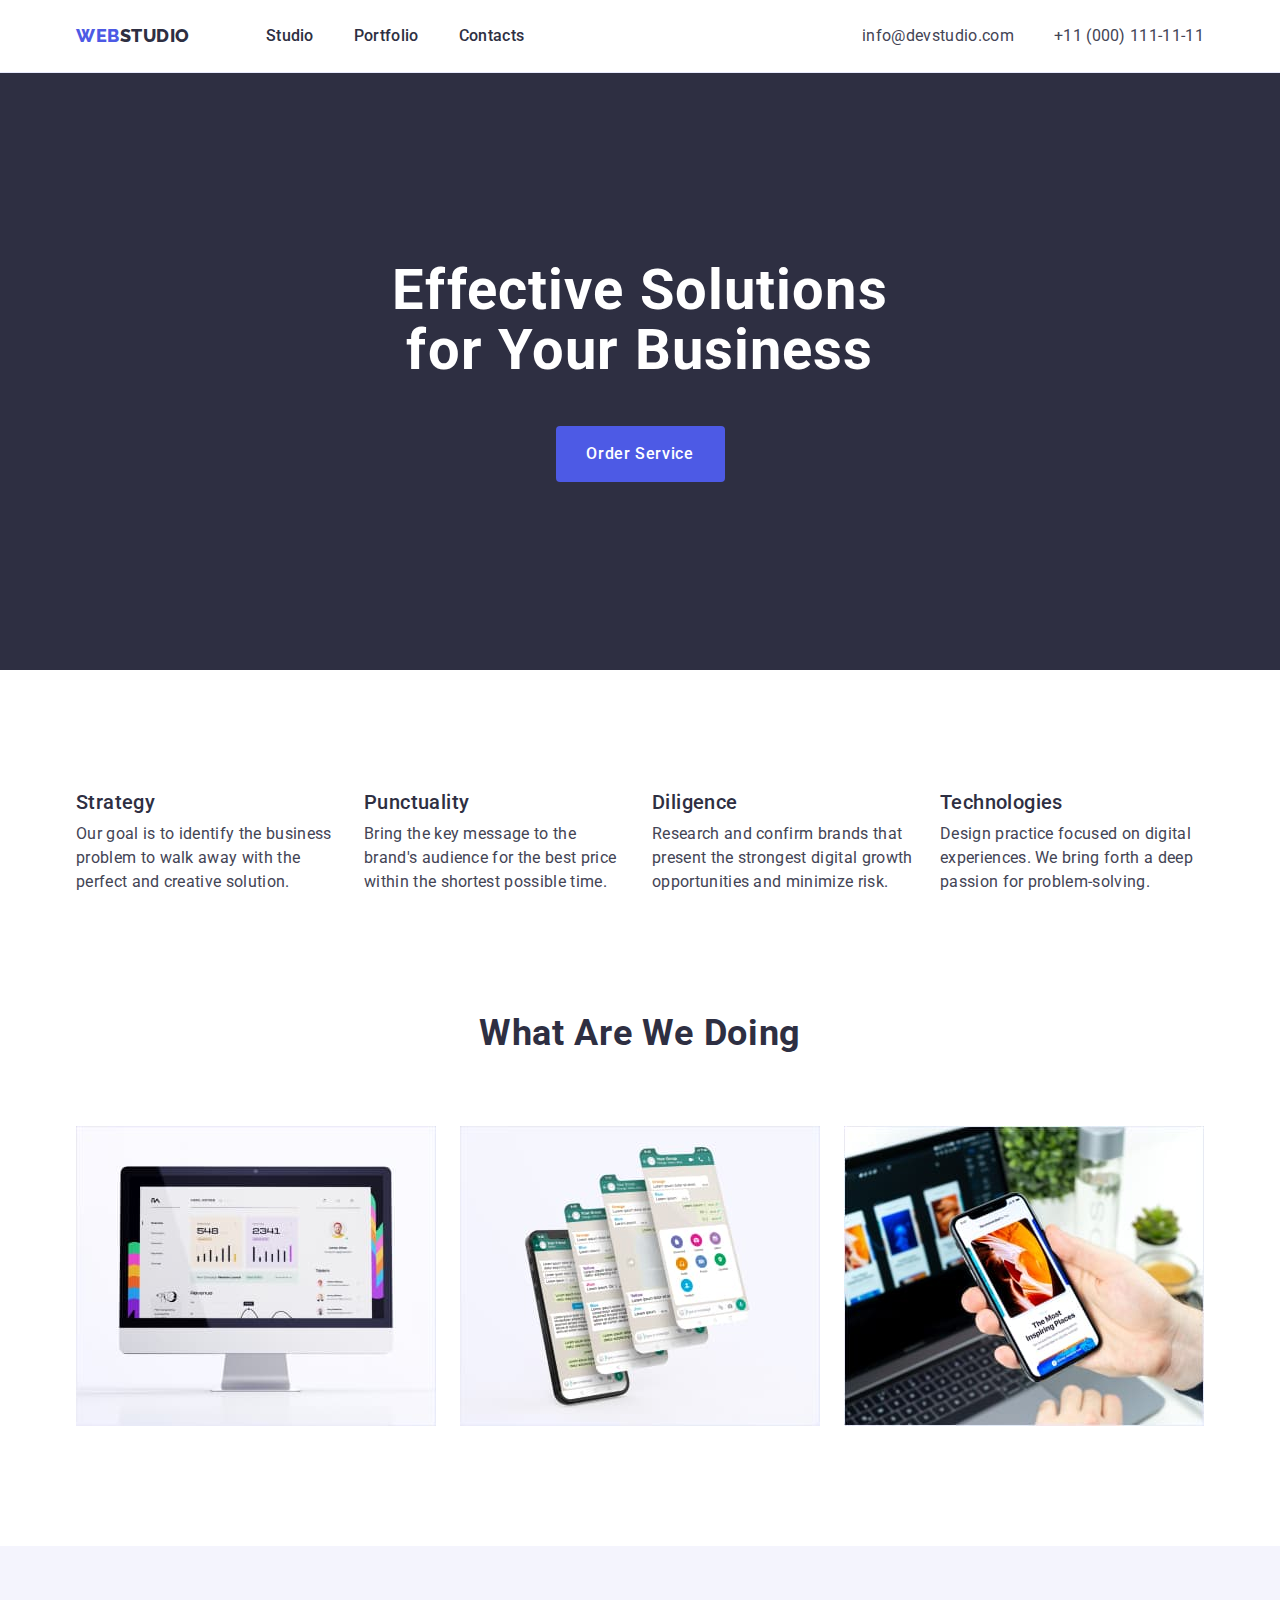
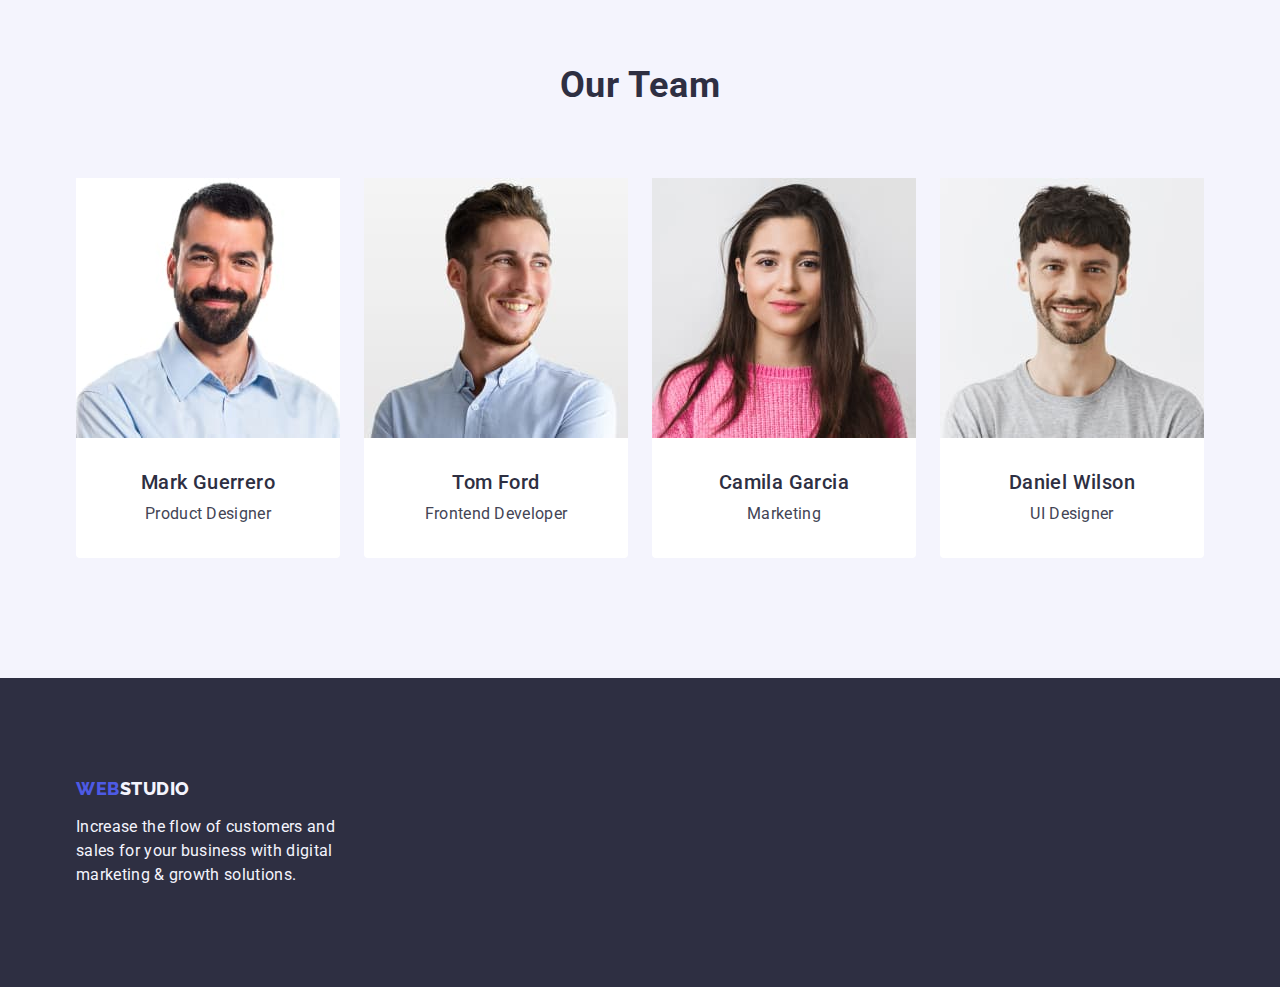
<file: index.html>
<!DOCTYPE html>
<html lang="en">
  <head>
    <meta charset="UTF-8" />
    <meta http-equiv="X-UA-Compatible" content="IE=edge" />
    <meta name="viewport" content="width=device-width, initial-scale=1.0" />
    <title>Webstudio</title>
    <link rel="preconnect" href="https://fonts.googleapis.com" />
    <link rel="preconnect" href="https://fonts.gstatic.com" crossorigin />
    <link
      href="https://fonts.googleapis.com/css2?family=Raleway:wght@800&family=Roboto:wght@400;500;700;900&display=swap"
      rel="stylesheet"
    />
    <link
      rel="stylesheet"
      href="https://cdn.jsdelivr.net/npm/modern-normalize@1.1.0/modern-normalize.min.css"
    />
    <link rel="stylesheet" href="./css/styles.css" />
  </head>
  <body>
    <header class="header">
      <div class="container main-nav">
        <nav class="nav">
          <a class="nav-logo link" href="./index.html">
            Web<span class="span">Studio</span></a
          >
          <ul class="nav-list list">
            <li class="item">
              <a class="nav-link link" href="./index.html">Studio</a>
            </li>
            <li class="item">
              <a class="nav-link link" href="./portfolio.html">Portfolio</a>
            </li>
            <li class="item">
              <a class="nav-link link" href="">Contacts</a>
            </li>
          </ul>
        </nav>
        <address class="address">
          <ul class="address-list list">
            <li class="item">
              <a class="address-link link" href="mailto:info@devstudio.com"
                >info@devstudio.com</a
              >
            </li>
            <li class="item">
              <a class="address-link link" href="tel:+110001111111"
                >+11 (000) 111-11-11</a
              >
            </li>
          </ul>
        </address>
      </div>
    </header>
    <main>
      <section class="hero">
        <div class="container">
          <h1 class="hero-title">Effective Solutions for Your Business</h1>
          <button type="button" class="button primary">Order Service</button>
        </div>
      </section>
      <section class="section-about">
        <div class="container">
          <h2 class="section-pretitle visually-hidden">About Us</h2>
          <ul class="section-list list">
            <li class="item">
              <h3 class="section-title">Strategy</h3>
              <p class="section-text">
                Our goal is to identify the business problem to walk away with
                the perfect and creative solution.
              </p>
            </li>
            <li class="item">
              <h3 class="section-title">Punctuality</h3>
              <p class="section-text">
                Bring the key message to the brand's audience for the best price
                within the shortest possible time.
              </p>
            </li>
            <li class="item">
              <h3 class="section-title">Diligence</h3>
              <p class="section-text">
                Research and confirm brands that present the strongest digital
                growth opportunities and minimize risk.
              </p>
            </li>
            <li class="item">
              <h3 class="section-title">Technologies</h3>
              <p class="section-text">
                Design practice focused on digital experiences. We bring forth a
                deep passion for problem-solving.
              </p>
            </li>
          </ul>
        </div>
      </section>
      <section class="feachers">
        <div class="container">
          <h2 class="feachers-pretitle">What are we doing</h2>
          <ul class="feachers-list list">
            <li class="item">
              <img
                src="./images/pic1.jpg"
                alt="view of display with working program"
                width="360"
              />
            </li>
            <li class="item">
              <img
                src="./images/pic2.jpg"
                alt="4 screenshots of the phone display with a working program"
                width="360"
              />
            </li>
            <li class="item">
              <img
                src="./images/pic3.jpg"
                alt="image of a web page adapted to the display of the phone and PC"
                width="360"
              />
            </li>
          </ul>
        </div>
      </section>
      <section class="section backgr">
        <div class="container">
          <h2 class="section-subtitle">Our Team</h2>
          <ul class="section-item list">
            <li class="li-card">
              <img
                src="./images/pic4.jpg"
                alt="Photo product designer Mark Guerrero"
                width="264"
              />
              <div class="card-content">
                <h3 class="section-title">Mark Guerrero</h3>
                <p class="section-text">Product Designer</p>
              </div>
            </li>
            <li class="li-card">
              <img
                src="./images/pic5.jpg"
                alt="Photo frontend developer Tom Ford"
                width="264"
              />
              <div class="card-content">
                <h3 class="section-title">Tom Ford</h3>
                <p class="section-text">Frontend Developer</p>
              </div>
            </li>
            <li class="li-card">
              <img
                src="./images/pic6.jpg"
                alt="Photo marketing Camila Garcia"
                width="264"
              />
              <div class="card-content">
                <h3 class="section-title">Camila Garcia</h3>
                <p class="section-text">Marketing</p>
              </div>
            </li>
            <li class="li-card">
              <img
                src="./images/pic7.jpg"
                alt="Photo UI Designer Daniel Wilson"
                width="264"
              />
              <div class="card-content">
                <h3 class="section-title">Daniel Wilson</h3>
                <p class="section-text">UI Designer</p>
              </div>
            </li>
          </ul>
        </div>
      </section>
    </main>
    <footer class="footer">
      <div class="container">
        <a class="footer-link link" href="./index.html">
          Web<span class="span-footer">Studio</span></a
        >
        <p class="footer-text">
          Increase the flow of customers and sales for your business with
          digital marketing & growth solutions.
        </p>
      </div>
    </footer>
  </body>
</html>
</file>
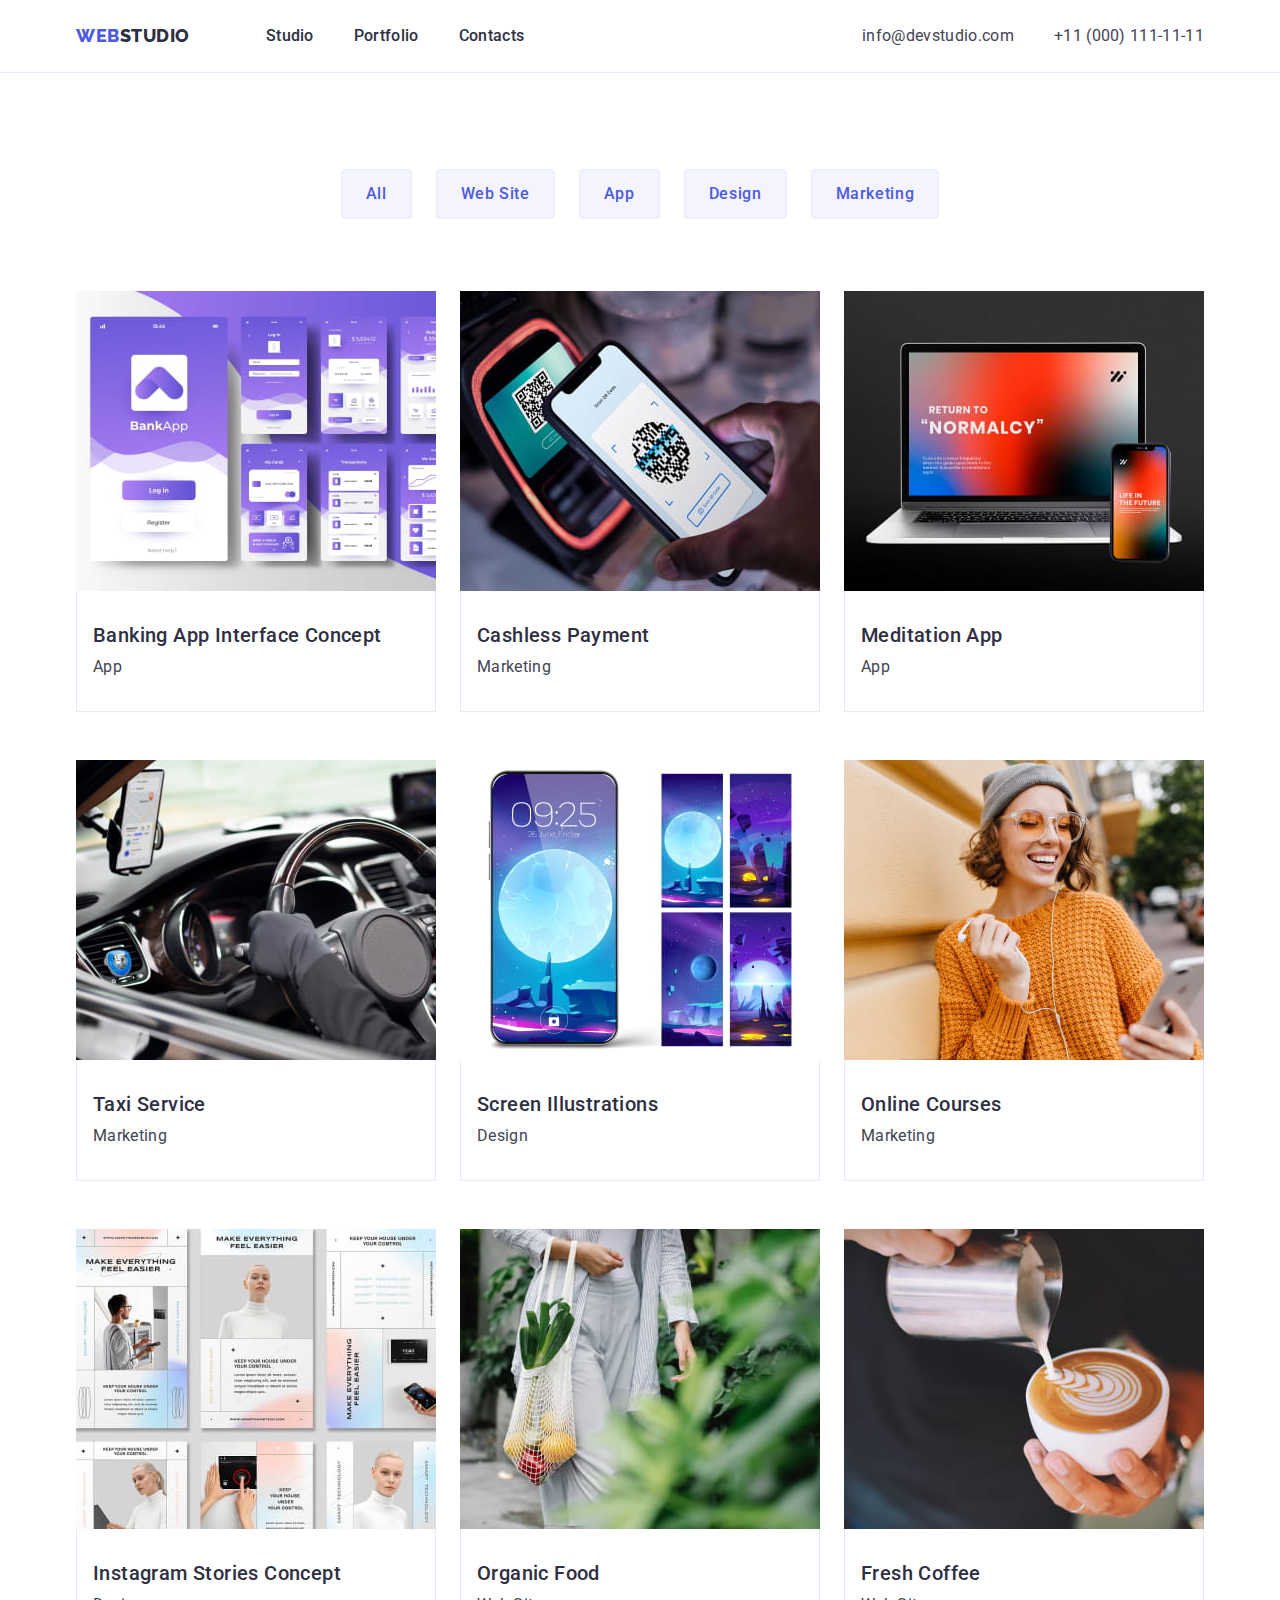
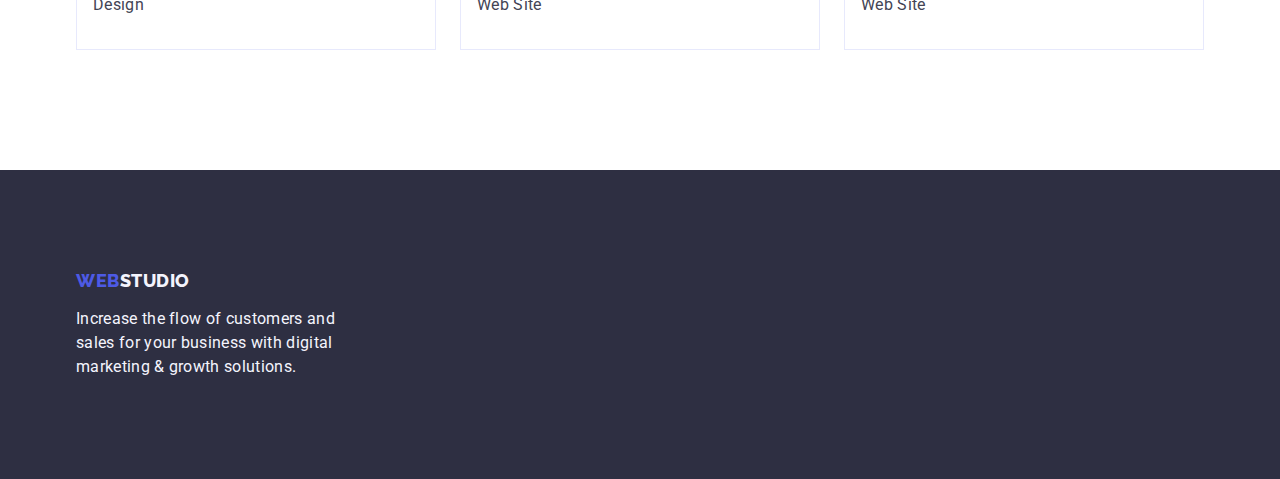
<file: portfolio.html>
<!DOCTYPE html>
<html lang="en">
  <head>
    <meta charset="UTF-8" />
    <meta http-equiv="X-UA-Compatible" content="IE=edge" />
    <meta name="viewport" content="width=device-width, initial-scale=1.0" />
    <title>Portfolio</title>
    <link rel="preconnect" href="https://fonts.googleapis.com" />
    <link rel="preconnect" href="https://fonts.gstatic.com" crossorigin />
    <link
      href="https://fonts.googleapis.com/css2?family=Raleway:wght@800&family=Roboto:wght@400;500;700;900&display=swap"
      rel="stylesheet"
    />
    <link
      rel="stylesheet"
      href="https://cdn.jsdelivr.net/npm/modern-normalize@1.1.0/modern-normalize.min.css"
    />
    <link rel="stylesheet" href="./css/styles.css" />
  </head>
  <body>
    <header class="header">
      <div class="container main-nav">
        <nav class="nav">
          <a class="nav-logo link" href="./index.html">
            Web<span class="span">Studio</span></a
          >
          <ul class="nav-list list">
            <li class="item">
              <a class="nav-link link" href="./index.html">Studio</a>
            </li>
            <li class="item">
              <a class="nav-link link" href="./portfolio.html">Portfolio</a>
            </li>
            <li class="item">
              <a class="nav-link link" href="">Contacts</a>
            </li>
          </ul>
        </nav>
        <address class="address">
          <ul class="address-list list">
            <li class="item">
              <a class="address-link link" href="mailto:info@devstudio.com"
                >info@devstudio.com</a
              >
            </li>
            <li class="item">
              <a class="address-link link" href="tel:+110001111111"
                >+11 (000) 111-11-11</a
              >
            </li>
          </ul>
        </address>
      </div>
    </header>
    <main>
      <section class="portfolio">
        <div class="container">
          <h1 class="pretitle-buttons visually-hidden">Portfolio</h1>
          <ul class="buttons list">
            <li class="button-item">
              <button type="button" class="button secondary">All</button>
            </li>
            <li class="button-item">
              <button type="button" class="button secondary">Web Site</button>
            </li>
            <li class="button-item">
              <button type="button" class="button secondary">App</button>
            </li>
            <li class="button-item">
              <button type="button" class="button secondary">Design</button>
            </li>
            <li class="button-item">
              <button type="button" class="button secondary">Marketing</button>
            </li>
          </ul>
          <ul class="example list">
            <li class="example-item">
              <a class="example-link link" href="">
                <img
                  src="./images/Portfolio1.jpg"
                  alt="Banking App Interface Concept"
                  width="360"
                  height="300"
                />
                <div class="example-content">
                  <h2 class="example-title">Banking App Interface Concept</h2>
                  <p class="example-text">App</p>
                  <p class="example-back visually-hidden">
                    14 Stylish and User-Friendly App Design Concepts · Task
                    Manager App · Calorie Tracker App · Exotic Fruit Ecommerce
                    App · Cloud Storage App
                  </p>
                </div>
              </a>
            </li>
            <li class="example-item">
              <a class="example-link link" href="">
                <img
                  src="./images/Portfolio2.jpg"
                  alt="Cashless Payment"
                  width="360"
                  height="300"
                />
                <div class="example-content">
                  <h2 class="example-title">Cashless Payment</h2>
                  <p class="example-text">Marketing</p>
                  <p class="example-back visually-hidden">
                    14 Stylish and User-Friendly App Design Concepts · Task
                    Manager App · Calorie Tracker App · Exotic Fruit Ecommerce
                    App · Cloud Storage App
                  </p>
                </div>
              </a>
            </li>
            <li class="example-item">
              <a class="example-link link" href="">
                <img
                  src="./images/Portfolio3.jpg"
                  alt="Meditation App"
                  width="360"
                  height="300"
                />
                <div class="example-content">
                  <h2 class="example-title">Meditation App</h2>
                  <p class="example-text">App</p>
                  <p class="example-back visually-hidden">
                    14 Stylish and User-Friendly App Design Concepts · Task
                    Manager App · Calorie Tracker App · Exotic Fruit Ecommerce
                    App · Cloud Storage App
                  </p>
                </div>
              </a>
            </li>
            <li class="example-item">
              <a class="example-link link" href="">
                <img
                  src="./images/Portfolio4.jpg"
                  alt="Taxi Service"
                  width="360"
                  height="300"
                />
                <div class="example-content">
                  <h2 class="example-title">Taxi Service</h2>
                  <p class="example-text">Marketing</p>
                  <p class="example-back visually-hidden">
                    14 Stylish and User-Friendly App Design Concepts · Task
                    Manager App · Calorie Tracker App · Exotic Fruit Ecommerce
                    App · Cloud Storage App
                  </p>
                </div>
              </a>
            </li>
            <li class="example-item">
              <a class="example-link link" href="">
                <img
                  src="./images/Portfolio5.jpg"
                  alt="Screen Illustrations"
                  width="360"
                  height="300"
                />
                <div class="example-content">
                  <h2 class="example-title">Screen Illustrations</h2>
                  <p class="example-text">Design</p>
                  <p class="example-back visually-hidden">
                    14 Stylish and User-Friendly App Design Concepts · Task
                    Manager App · Calorie Tracker App · Exotic Fruit Ecommerce
                    App · Cloud Storage App
                  </p>
                </div>
              </a>
            </li>
            <li class="example-item">
              <a class="example-link link" href="">
                <img
                  src="./images/Portfolio6.jpg"
                  alt="Online Courses"
                  width="360"
                  height="300"
                />
                <div class="example-content">
                  <h2 class="example-title">Online Courses</h2>
                  <p class="example-text">Marketing</p>
                  <p class="example-back visually-hidden">
                    14 Stylish and User-Friendly App Design Concepts · Task
                    Manager App · Calorie Tracker App · Exotic Fruit Ecommerce
                    App · Cloud Storage App
                  </p>
                </div>
              </a>
            </li>
            <li class="example-item">
              <a class="example-link link" href="">
                <img
                  src="./images/Portfolio7.jpg"
                  alt="Instagram Stories Concept"
                  width="360"
                  height="300"
                />
                <div class="example-content">
                  <h2 class="example-title">Instagram Stories Concept</h2>
                  <p class="example-text">Design</p>
                  <p class="example-back visually-hidden">
                    14 Stylish and User-Friendly App Design Concepts · Task
                    Manager App · Calorie Tracker App · Exotic Fruit Ecommerce
                    App · Cloud Storage App
                  </p>
                </div>
              </a>
            </li>
            <li class="example-item">
              <a class="example-link link" href="">
                <img
                  src="./images/Portfolio8.jpg"
                  alt="Organic Food"
                  width="360"
                  height="300"
                />
                <div class="example-content">
                  <h2 class="example-title">Organic Food</h2>
                  <p class="example-text">Web Site</p>
                  <p class="example-back visually-hidden">
                    14 Stylish and User-Friendly App Design Concepts · Task
                    Manager App · Calorie Tracker App · Exotic Fruit Ecommerce
                    App · Cloud Storage App
                  </p>
                </div>
              </a>
            </li>
            <li class="example-item">
              <a class="example-link link" href="">
                <img
                  src="./images/Portfolio9.jpg"
                  alt="Fresh Coffee"
                  width="360"
                  height="300"
                />
                <div class="example-content">
                  <h2 class="example-title">Fresh Coffee</h2>
                  <p class="example-text">Web Site</p>
                  <p class="example-back visually-hidden">
                    14 Stylish and User-Friendly App Design Concepts · Task
                    Manager App · Calorie Tracker App · Exotic Fruit Ecommerce
                    App · Cloud Storage App
                  </p>
                </div>
              </a>
            </li>
          </ul>
        </div>
      </section>
    </main>
    <footer class="footer">
      <div class="container">
        <a class="footer-link link" href="./index.html">
          web<span class="span-footer">Studio</span></a
        >
        <p class="footer-text">
          Increase the flow of customers and sales for your business with
          digital marketing & growth solutions.
        </p>
      </div>
    </footer>
  </body>
</html>
</file>
<file: css/styles.css>
:root {
    --primary-text-color: #434455;
    --title-text-color: #2E2F42;
    --primary-brand-color: #4D5AE5;
    --pressed-state-color: #404BBF;
    --success-color: #31D0AA;
    --subtle-text-color: #8E8F99;
    --accent-color: #E7E9FC;
    --light-color: #F4F4FD;
    --white-background: #FFFFFF;
    --indent: 24px;
    --item-example: 3;
    --item-team: 4;
}


body {color:var(--primary-text-color);
background-color: var(--white-background);

font-family: "Roboto", sans-serif;
letter-spacing: 0.02em;}

/* Утіліти*/
h1, h2, h3, h4, h5, h6, p, ul {
    margin: 0;
    padding: 0;
}

img {
    display: block;
    max-width: 100%;
    height: auto;
}
.list {
    list-style: none;
}

.link {text-decoration: none;}

.visually-hidden {
    position: absolute;
    width: 1px;
    height: 1px;
    margin: -1px;
    border: 0;
    padding: 0;
    white-space: nowrap;
    clip-path: inset(100%);
    clip: rect(0 0 0 0);
    overflow: hidden;
}

.container {
    max-width: 1158px;
    padding: 0 15px;
    margin-left: auto;
    margin-right: auto;
}

/* nav-menu */
.header {
    border-bottom: 1px solid var(--accent-color);
}

.main-nav {display: flex;
margin-left: auto;
align-items: center;
}

.nav {display: flex;
align-items: center;}

.nav-logo {display: block;
    margin-right: 76px;
    padding-top: 24px;
    padding-bottom: 24px;
    
color: var(--primary-brand-color);
font-family: "Raleway", sans-serif;
text-transform: uppercase;
letter-spacing: 0.03em;
font-weight: 800;
font-size: 18px;
line-height: 1.17;}

.span {color: var(--title-text-color);}

.nav-list {display: flex;}

.nav-list > .item:not(:last-child) {
    margin-right: 40px;
}

.nav-link {
display: flex;
padding-top: 24px;
padding-bottom: 24px;
    
color: var(--title-text-color);
font-weight: 500;
font-size: 16px;
line-height: 1.5;
}

.link:hover, .link:focus {color: var(--pressed-state-color);}

.address { margin-left: auto;}

.address-list {
    display: flex;

    font-style: normal;
    }

.address-list .item:not(:last-child) {
    margin-right: 40px;
}

.address-link {
color: var(--primary-text-color);
font-size: 16px;
line-height: 1.5;
}

.address-link:hover, .address-link:focus {
    color: var(--pressed-state-color);}

/* Hero*/
.hero {
text-align: center;
padding: 188px 0;

background-color: var(--title-text-color);}

.hero-title {
margin-bottom: 45px;
max-width: 496px;
margin-right: auto;
margin-left: auto;

color: var(--white-background);
font-weight: 700;
font-size: 56px;
line-height: 1.07;
letter-spacing: 0.02em;

}

/* Section*/
.section-about {
    padding-top: 120px;
    padding-bottom: 120px;
}

.section-list {
    display: flex;
}

.section-list > .item {
    flex-basis: calc((100% - 3 * 24px) / 4);
    margin-right: var(--indent);
}


.section-list > .item:nth-child(4n) {
    margin-right: 0;
}

.section-title {
    margin-bottom: 8px;
    
    color: var(--title-text-color);
    font-weight: 500;
    font-size: 20px;
    line-height: 1.2;
    letter-spacing: 0.02em;
}

.section-text {
    color: var(--primary-text-color); 
    font-size: 16px;
    line-height: 1.5;
    letter-spacing: 0.02em;}

/* Feachers */
.feachers {padding-bottom: 120px;}

.feachers-pretitle {color: var(--title-text-color);

    font-weight: 700;
    font-size: 36px;
    line-height: 1.11;
    text-align: center;
    text-transform: capitalize;
    letter-spacing: 0.02em;
    margin-bottom: 72px;}

    .feachers-list {
        display: flex;
    }

    .feachers-list > .item {
        flex-basis: calc((100% - 24px * 2) / 3);
        margin-right: 24px;
        margin-bottom: 0;
    }
    

.feachers-list > .item:nth-child(3n) {
    margin-right: 0;
}

/* Our Team */

.section {
padding-top: 120px;
padding-bottom: 120px;
}

.section-item {display: flex;}

.backgr {
    background-color: var(--light-color);
}

.card-content {
    padding: 32px 16px;

    text-align: center;
}

.li-card {
    flex-basis: calc(100% - var(--indent) * (var(--item-team) - 1) / var(--item-team));
    margin-right: var(--indent);

    background-color: var(--white-background);
    border-radius: 0px 0px 4px 4px;
}

.li-card:nth-child(4n) {
    margin-right: 0;
}

.section-content {
    padding: 32px 16px;
}

.section-subtitle {
    margin-bottom: 72px;
    
    color: var(--title-text-color);
    font-weight: 700;
    font-size: 36px;
    line-height: 1.11;
    text-align: center;
    text-transform: capitalize;
    letter-spacing: 0.02em;
    }

/* Footer */
.footer {
padding-top: 100px;
padding-bottom: 100px;
margin-right: auto;

background-color: var(--title-text-color);}

.footer-link {
        display: inline-block;
        margin-bottom: 16px;

        color: var(--primary-brand-color);
        font-family: "Raleway", sans-serif;
        text-transform: uppercase;
        letter-spacing: 0.03em;
        font-weight: 800;
        font-size: 18px;
        line-height: 1.17;}

.span-footer {color: var(--light-color);}

.footer-text {
    max-width: 264px;

    color: var(--light-color);
    font-size: 16px;
    line-height: 1.5;
    }

/* Button */
.portfolio {
padding-top: 96px;
padding-bottom: 120px;
}

.buttons {
    display: flex;
    margin-bottom: 72px;
    justify-content: center;
}

 .button-item {
    margin-right: 24px;
 }

 .button-item:nth-child(5n) {
     margin-right: 0;
 }

.button {
display: block;
padding: 12px 24px;
border-radius: 4px;
margin-left: auto;
margin-right: auto;

border: none;
text-align: center;
font-family: "Roboto",sans-serif;
letter-spacing: 0.04em;
font-family: inherit;
font-weight: 500;
font-size: 16px;
line-height: 1.5;
cursor: pointer;}

.button.primary {
padding: 16px 32p;
min-width: 169px;
min-height: 56px;

color: var(--white-background);
background-color: var(--primary-brand-color);
}

.button.primary:hover,
.button.button.primary:focus {
    color: var(--white-background);
    background-color: var(--pressed-state-color);
}

.button.secondary {

color: var(--primary-brand-color);
background-color: var(--light-color);
border: 1px solid var(--accent-color);
}

.button.secondary:hover,
.button.secondary:focus {
    color: var(--white-background);
    background-color: var(--pressed-state-color);
    border: 1px solid transparent;
}

/* Examples */
.example {
display: flex;
flex-wrap: wrap;
}

.example-item {
flex-basis: calc((100% - 48px) / 3);
margin-right: 24px;
margin-bottom: 48px;}

.example-item:nth-child(3n) {
    margin-right: 0;
}

.example-item:nth-last-child(-n+3) {
    margin-bottom: 0;
}

.example-link {
    font-family: inherit;
    display: block;
}

.example-content {
    padding: 32px 16px;
    border: 1px solid var(--accent-color);
    border-top: none;
}

.example-title {
margin-bottom: 8px;

color: var(--title-text-color);
font-weight: 500;
font-size: 20px;
line-height: 1.2;
letter-spacing: 0.02em;}
   
.example-text {color: var(--primary-text-color);

font-weight: 400;
    font-size: 16px;
    line-height: 1.5;}

.example-back {color: var(--light-color);
    background-color: var(--primary-brand-color);

    font-weight: 400;
    font-size: 16px;
    line-height: 1.5;
    }
</file>
